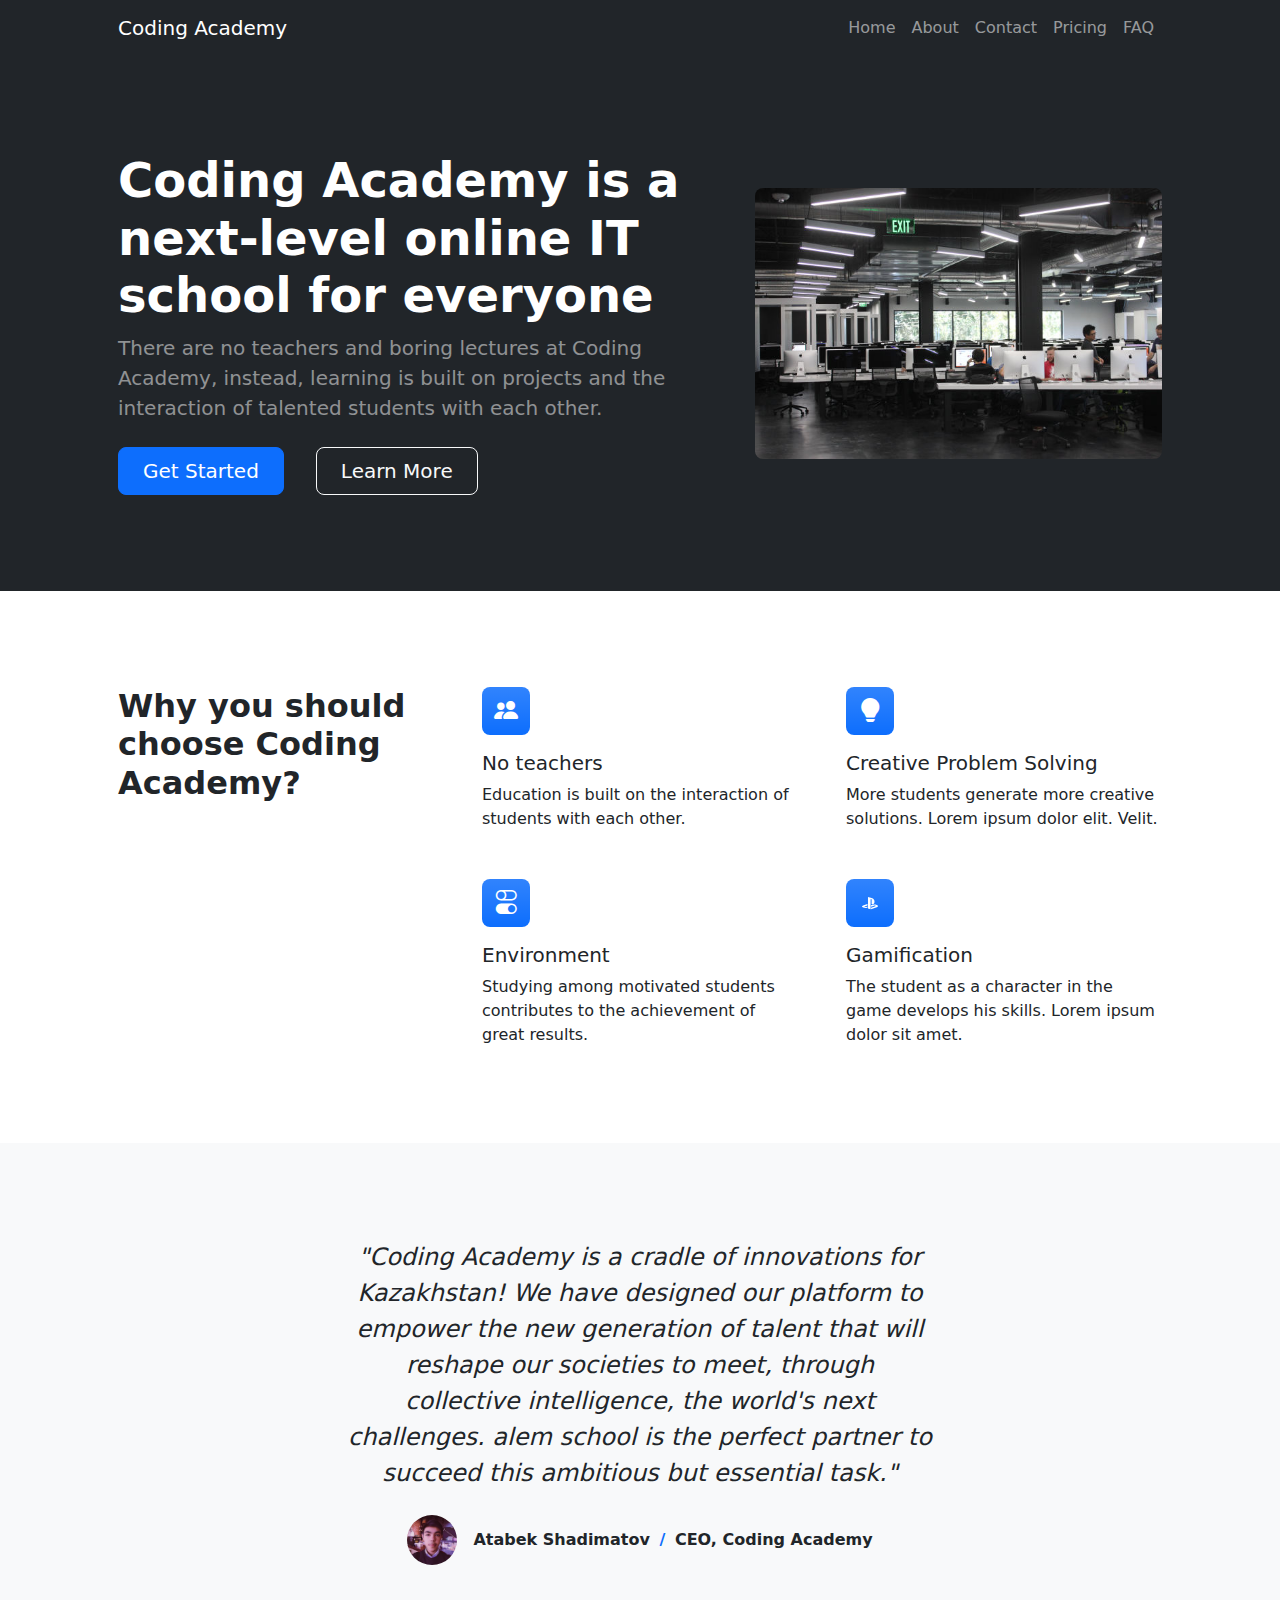
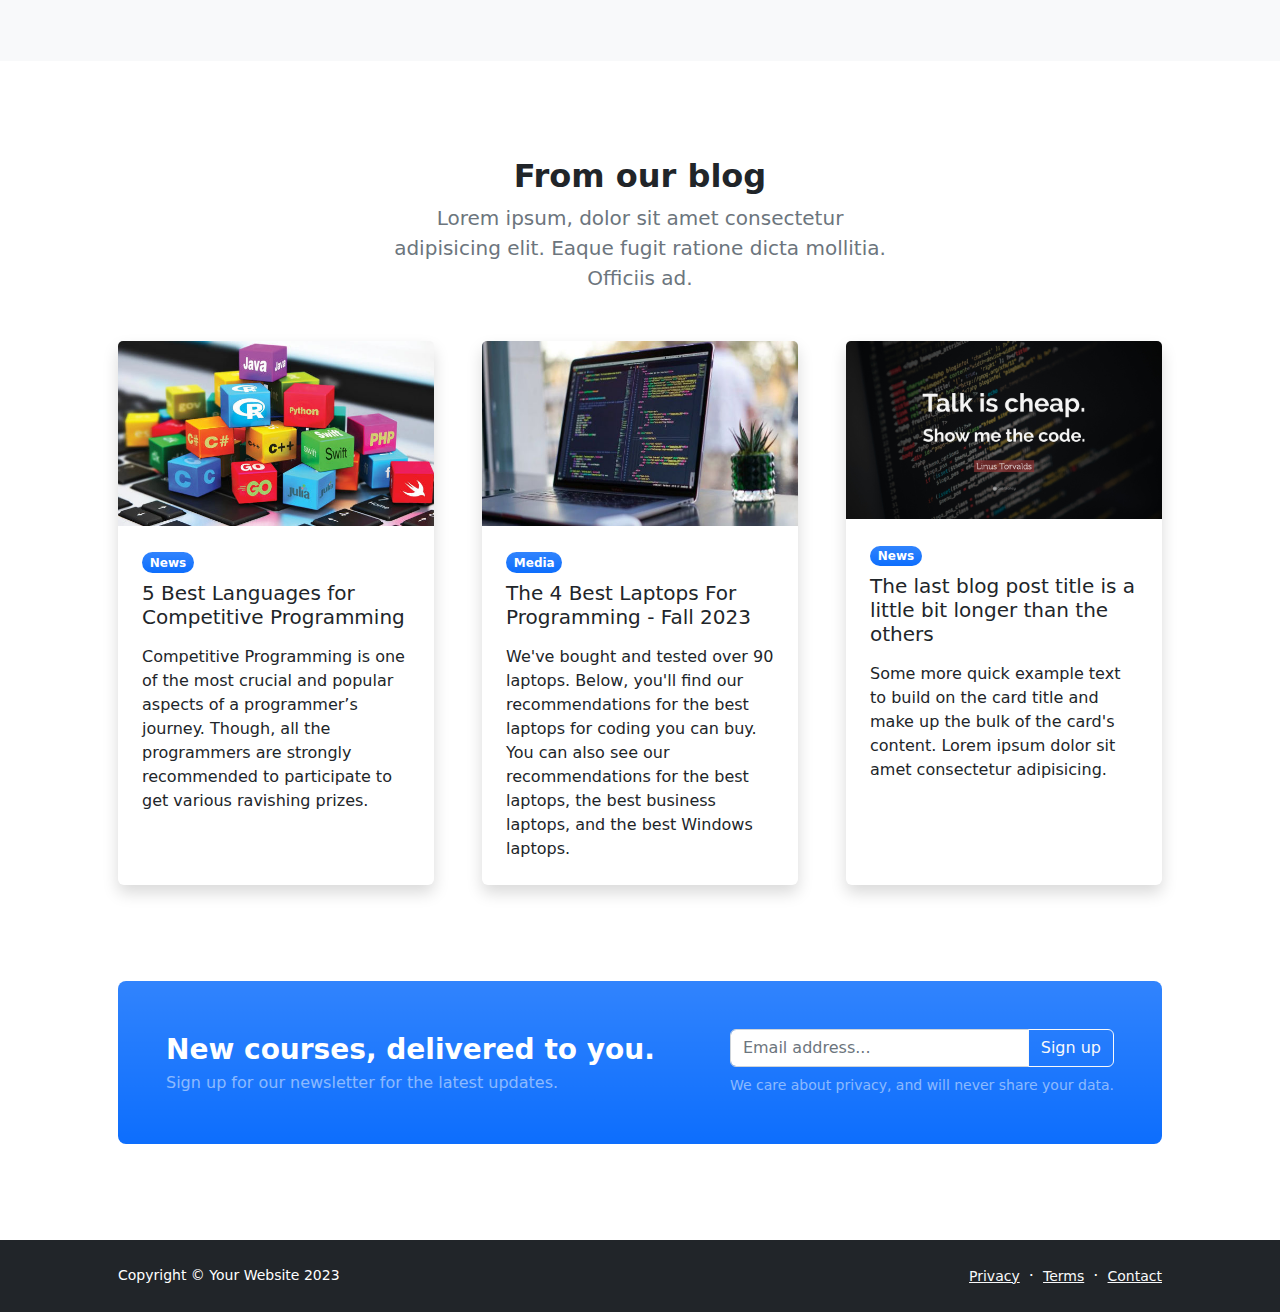
<file: index.html>
<!DOCTYPE html>
<html lang="en">
  <head>
    <meta charset="utf-8" />
    <meta
      name="viewport"
      content="width=device-width, initial-scale=1, shrink-to-fit=no"
    />
    <meta name="description" content="" />
    <meta name="author" content="" />
    <title>Coding Academy</title>
    <!-- Favicon-->
    <link rel="icon" type="image/x-icon" href="img/favicon.ico" />
    <!-- Bootstrap icons-->
    <link
      href="https://cdn.jsdelivr.net/npm/bootstrap-icons@1.5.0/font/bootstrap-icons.css"
      rel="stylesheet"
    />
    <!-- Core theme CSS (includes Bootstrap)-->
    <link href="css/styles.css" rel="stylesheet" />
  </head>
  <body class="d-flex flex-column h-100">
    <main class="flex-shrink-0">
      <!-- Navigation-->
      <nav class="navbar navbar-expand-lg navbar-dark bg-dark">
        <div class="container px-5">
          <a class="navbar-brand" href="index.html">Coding Academy</a>
          <button
            class="navbar-toggler"
            type="button"
            data-bs-toggle="collapse"
            data-bs-target="#navbarSupportedContent"
            aria-controls="navbarSupportedContent"
            aria-expanded="false"
            aria-label="Toggle navigation"
          >
            <span class="navbar-toggler-icon"></span>
          </button>
          <div class="collapse navbar-collapse" id="navbarSupportedContent">
            <ul class="navbar-nav ms-auto mb-2 mb-lg-0">
              <li class="nav-item">
                <a class="nav-link" href="index.html">Home</a>
              </li>
              <li class="nav-item">
                <a class="nav-link" href="about.html">About</a>
              </li>
              <li class="nav-item">
                <a class="nav-link" href="contact.html">Contact</a>
              </li>
              <li class="nav-item">
                <a class="nav-link" href="pricing.html">Pricing</a>
              </li>
              <li class="nav-item">
                <a class="nav-link" href="faq.html">FAQ</a>
              </li>
            </ul>
          </div>
        </div>
      </nav>
      <!-- Header-->
      <header class="bg-dark py-5">
        <div class="container px-5">
          <div class="row gx-5 align-items-center justify-content-center">
            <div class="col-lg-8 col-xl-7 col-xxl-6">
              <div class="my-5 text-center text-xl-start">
                <h1 class="display-5 fw-bolder text-white mb-2">
                  Coding Academy is a next-level online IT school for everyone
                </h1>
                <p class="lead fw-normal text-white-50 mb-4">
                  There are no teachers and boring lectures at Coding Academy,
                  instead, learning is built on projects and the interaction of
                  talented students with each other.
                </p>
                <div
                  class="d-grid gap-3 d-sm-flex justify-content-sm-center justify-content-xl-start"
                >
                  <a
                    class="btn btn-primary btn-lg px-4 me-sm-3"
                    href="#features"
                    >Get Started</a
                  >
                  <a class="btn btn-outline-light btn-lg px-4" href="#!"
                    >Learn More</a
                  >
                </div>
              </div>
            </div>
            <div class="col-xl-5 col-xxl-6 d-none d-xl-block text-center">
              <img
                class="img-fluid rounded-3 my-5"
                src="img/arena_school.jpg"
                alt="..."
              />
            </div>
          </div>
        </div>
      </header>
      <!-- Features section-->
      <section class="py-5" id="features">
        <div class="container px-5 my-5">
          <div class="row gx-5">
            <div class="col-lg-4 mb-5 mb-lg-0">
              <h2 class="fw-bolder mb-0">
                Why you should choose Coding Academy?
              </h2>
            </div>
            <div class="col-lg-8">
              <div class="row gx-5 row-cols-1 row-cols-md-2">
                <div class="col mb-5 h-100">
                  <div
                    class="feature bg-primary bg-gradient text-white rounded-3 mb-3"
                  >
                    <i class="bi bi-people-fill"></i>
                  </div>
                  <h2 class="h5">No teachers</h2>
                  <p class="mb-0">
                    Education is built on the interaction of students with each
                    other.
                  </p>
                </div>
                <div class="col mb-5 h-100">
                  <div
                    class="feature bg-primary bg-gradient text-white rounded-3 mb-3"
                  >
                    <i class="bi bi-lightbulb-fill"></i>
                  </div>
                  <h2 class="h5">Creative Problem Solving</h2>
                  <p class="mb-0">
                    More students generate more creative solutions. Lorem ipsum
                    dolor elit. Velit.
                  </p>
                </div>
                <div class="col mb-5 mb-md-0 h-100">
                  <div
                    class="feature bg-primary bg-gradient text-white rounded-3 mb-3"
                  >
                    <i class="bi bi-toggles"></i>
                  </div>
                  <h2 class="h5">Environment</h2>
                  <p class="mb-0">
                    Studying among motivated students contributes to the
                    achievement of great results.
                  </p>
                </div>
                <div class="col h-100">
                  <div
                    class="feature bg-primary bg-gradient text-white rounded-3 mb-3"
                  >
                    <svg
                      xmlns="http://www.w3.org/2000/svg"
                      width="16"
                      height="16"
                      fill="currentColor"
                      class="bi bi-playstation"
                      viewBox="0 0 16 16"
                    >
                      <path
                        d="M15.858 11.451c-.313.395-1.079.676-1.079.676l-5.696 2.046v-1.509l4.192-1.493c.476-.17.549-.412.162-.538-.386-.127-1.085-.09-1.56.08l-2.794.984v-1.566l.161-.054s.807-.286 1.942-.412c1.135-.125 2.525.017 3.616.43 1.23.39 1.368.962 1.056 1.356ZM9.625 8.883v-3.86c0-.453-.083-.87-.508-.988-.326-.105-.528.198-.528.65v9.664l-2.606-.827V2c1.108.206 2.722.692 3.59.985 2.207.757 2.955 1.7 2.955 3.825 0 2.071-1.278 2.856-2.903 2.072Zm-8.424 3.625C-.061 12.15-.271 11.41.304 10.984c.532-.394 1.436-.69 1.436-.69l3.737-1.33v1.515l-2.69.963c-.474.17-.547.411-.161.538.386.126 1.085.09 1.56-.08l1.29-.469v1.356l-.257.043a8.454 8.454 0 0 1-4.018-.323Z"
                      />
                    </svg>
                  </div>
                  <h2 class="h5">Gamification</h2>
                  <p class="mb-0">
                    The student as a character in the game develops his skills.
                    Lorem ipsum dolor sit amet.
                  </p>
                </div>
              </div>
            </div>
          </div>
        </div>
      </section>
      <!-- Testimonial section-->
      <div class="py-5 bg-light">
        <div class="container px-5 my-5">
          <div class="row gx-5 justify-content-center">
            <div class="col-lg-10 col-xl-7">
              <div class="text-center">
                <div class="fs-4 mb-4 fst-italic">
                  "Coding Academy is a cradle of innovations for Kazakhstan! We
                  have designed our platform to empower the new generation of
                  talent that will reshape our societies to meet, through
                  collective intelligence, the world's next challenges. alem
                  school is the perfect partner to succeed this ambitious but
                  essential task."
                </div>
                <div class="d-flex align-items-center justify-content-center">
                  <img
                    class="rounded-circle me-3"
                    width="50px"
                    src="img/atabek_pic.jpg"
                    alt="..."
                  />
                  <div class="fw-bold">
                    Atabek Shadimatov
                    <span class="fw-bold text-primary mx-1">/</span>
                    CEO, Coding Academy
                  </div>
                </div>
              </div>
            </div>
          </div>
        </div>
      </div>
      <!-- Blog preview section-->
      <section class="py-5">
        <div class="container px-5 my-5">
          <div class="row gx-5 justify-content-center">
            <div class="col-lg-8 col-xl-6">
              <div class="text-center">
                <h2 class="fw-bolder">From our blog</h2>
                <p class="lead fw-normal text-muted mb-5">
                  Lorem ipsum, dolor sit amet consectetur adipisicing elit.
                  Eaque fugit ratione dicta mollitia. Officiis ad.
                </p>
              </div>
            </div>
          </div>
          <div class="row gx-5">
            <div class="col-lg-4 mb-5">
              <div class="card h-100 shadow border-0">
                <img
                  class="card-img-top"
                  src="img/programming_languages.jpg"
                  alt="..."
                />
                <div class="card-body p-4">
                  <div class="badge bg-primary bg-gradient rounded-pill mb-2">
                    News
                  </div>
                  <a
                    class="text-decoration-none link-dark stretched-link"
                    href="#!"
                    ><h5 class="card-title mb-3">
                      5 Best Languages for Competitive Programming
                    </h5></a
                  >
                  <p class="card-text mb-0">
                    Competitive Programming is one of the most crucial and
                    popular aspects of a programmer’s journey. Though, all the
                    programmers are strongly recommended to participate to get
                    various ravishing prizes.
                  </p>
                </div>
              </div>
            </div>
            <div class="col-lg-4 mb-5">
              <div class="card h-100 shadow border-0">
                <img
                  class="card-img-top"
                  src="img/programming-coding-laptops.jpg"
                  alt="..."
                />
                <div class="card-body p-4">
                  <div class="badge bg-primary bg-gradient rounded-pill mb-2">
                    Media
                  </div>
                  <a
                    class="text-decoration-none link-dark stretched-link"
                    href="#!"
                    ><h5 class="card-title mb-3">
                      The 4 Best Laptops For Programming - Fall 2023
                    </h5></a
                  >
                  <p class="card-text mb-0">
                    We've bought and tested over 90 laptops. Below, you'll find
                    our recommendations for the best laptops for coding you can
                    buy. You can also see our recommendations for the best
                    laptops, the best business laptops, and the best Windows
                    laptops.
                  </p>
                </div>
              </div>
            </div>
            <div class="col-lg-4 mb-5">
              <div class="card h-100 shadow border-0">
                <img
                  class="card-img-top"
                  width="350"
                  src="img/linus-torwalds.jpg"
                  alt="..."
                />
                <div class="card-body p-4">
                  <div class="badge bg-primary bg-gradient rounded-pill mb-2">
                    News
                  </div>
                  <a
                    class="text-decoration-none link-dark stretched-link"
                    href="#!"
                    ><h5 class="card-title mb-3">
                      The last blog post title is a little bit longer than the
                      others
                    </h5></a
                  >
                  <p class="card-text mb-0">
                    Some more quick example text to build on the card title and
                    make up the bulk of the card's content. Lorem ipsum dolor
                    sit amet consectetur adipisicing.
                  </p>
                </div>
              </div>
            </div>
          </div>
          <!-- Call to action-->
          <aside class="bg-primary bg-gradient rounded-3 p-4 p-sm-5 mt-5">
            <div
              class="d-flex align-items-center justify-content-between flex-column flex-xl-row text-center text-xl-start"
            >
              <div class="mb-4 mb-xl-0">
                <div class="fs-3 fw-bold text-white">
                  New courses, delivered to you.
                </div>
                <div class="text-white-50">
                  Sign up for our newsletter for the latest updates.
                </div>
              </div>
              <div class="ms-xl-4">
                <div class="input-group mb-2">
                  <input
                    class="form-control"
                    type="text"
                    placeholder="Email address..."
                    aria-label="Email address..."
                    aria-describedby="button-newsletter"
                  />
                  <button
                    class="btn btn-outline-light"
                    id="button-newsletter"
                    type="button"
                  >
                    Sign up
                  </button>
                </div>
                <div class="small text-white-50">
                  We care about privacy, and will never share your data.
                </div>
              </div>
            </div>
          </aside>
        </div>
      </section>
    </main>
    <!-- Footer-->
    <footer class="bg-dark py-4 mt-auto">
      <div class="container px-5">
        <div
          class="row align-items-center justify-content-between flex-column flex-sm-row"
        >
          <div class="col-auto">
            <div class="small m-0 text-white">
              Copyright &copy; Your Website 2023
            </div>
          </div>
          <div class="col-auto">
            <a class="link-light small" href="#!">Privacy</a>
            <span class="text-white mx-1">&middot;</span>
            <a class="link-light small" href="#!">Terms</a>
            <span class="text-white mx-1">&middot;</span>
            <a class="link-light small" href="#!">Contact</a>
          </div>
        </div>
      </div>
    </footer>
    <!-- Bootstrap core JS-->
    <script src="https://cdn.jsdelivr.net/npm/bootstrap@5.2.3/dist/js/bootstrap.bundle.min.js"></script>
    <!-- Core theme JS-->
    <script src="js/scripts.js"></script>
  </body>
</html>
</file>
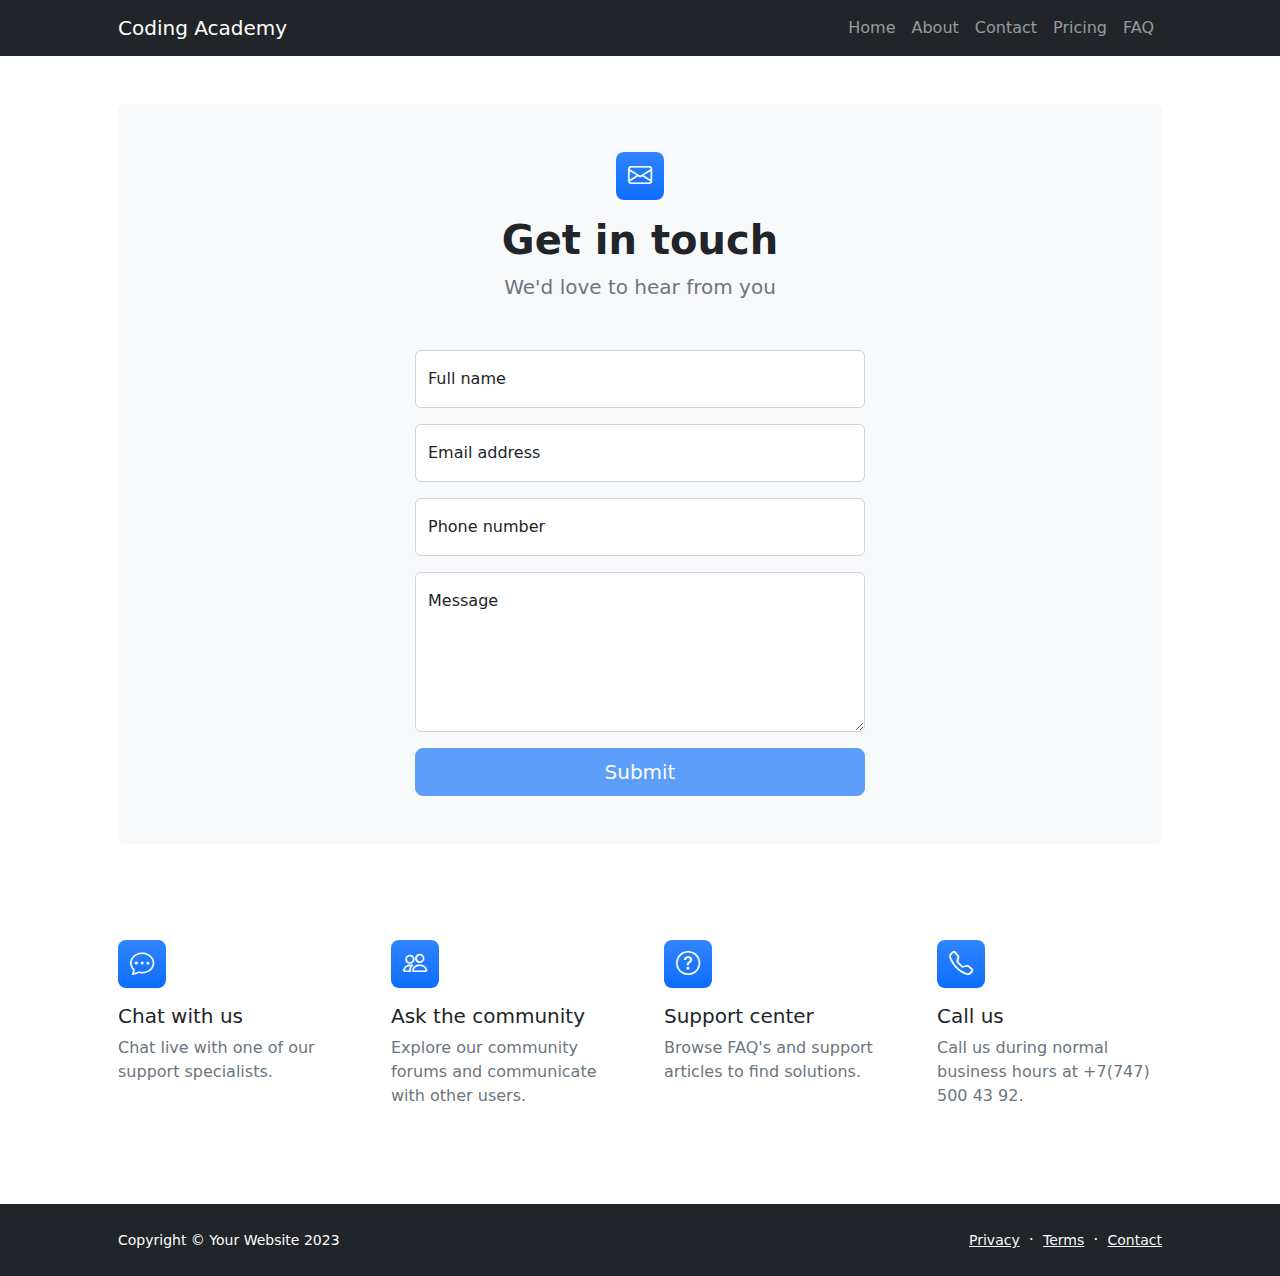
<file: contact.html>
<!DOCTYPE html>
<html lang="en">
  <head>
    <meta charset="utf-8" />
    <meta
      name="viewport"
      content="width=device-width, initial-scale=1, shrink-to-fit=no"
    />
    <meta name="description" content />
    <meta name="author" content />
    <title>Contact - Coding Academy Template</title>
    <!-- Favicon-->
    <link rel="icon" type="image/x-icon" href="img/favicon.ico" />
    <!-- Bootstrap icons-->
    <link
      href="https://cdn.jsdelivr.net/npm/bootstrap-icons@1.5.0/font/bootstrap-icons.css"
      rel="stylesheet"
    />
    <!-- Core theme CSS (includes Bootstrap)-->
    <link href="css/styles.css" rel="stylesheet" />
  </head>
  <body class="d-flex flex-column">
    <main class="flex-shrink-0">
      <!-- Navigation-->
      <nav class="navbar navbar-expand-lg navbar-dark bg-dark">
        <div class="container px-5">
          <a class="navbar-brand" href="index.html">Coding Academy</a>
          <button
            class="navbar-toggler"
            type="button"
            data-bs-toggle="collapse"
            data-bs-target="#navbarSupportedContent"
            aria-controls="navbarSupportedContent"
            aria-expanded="false"
            aria-label="Toggle navigation"
          >
            <span class="navbar-toggler-icon"></span>
          </button>
          <div class="collapse navbar-collapse" id="navbarSupportedContent">
            <ul class="navbar-nav ms-auto mb-2 mb-lg-0">
              <li class="nav-item">
                <a class="nav-link" href="index.html">Home</a>
              </li>
              <li class="nav-item">
                <a class="nav-link" href="about.html">About</a>
              </li>
              <li class="nav-item">
                <a class="nav-link" href="contact.html">Contact</a>
              </li>
              <li class="nav-item">
                <a class="nav-link" href="pricing.html">Pricing</a>
              </li>
              <li class="nav-item">
                <a class="nav-link" href="faq.html">FAQ</a>
              </li>
            </ul>
          </div>
        </div>
      </nav>
      <!-- Page content-->
      <section class="py-5">
        <div class="container px-5">
          <!-- Contact form-->
          <div class="bg-light rounded-3 py-5 px-4 px-md-5 mb-5">
            <div class="text-center mb-5">
              <div
                class="feature bg-primary bg-gradient text-white rounded-3 mb-3"
              >
                <i class="bi bi-envelope"></i>
              </div>
              <h1 class="fw-bolder">Get in touch</h1>
              <p class="lead fw-normal text-muted mb-0">
                We'd love to hear from you
              </p>
            </div>
            <div class="row gx-5 justify-content-center">
              <div class="col-lg-8 col-xl-6">
                <!-- * * * * * * * * * * * * * * *-->
                <!-- * * SB Forms Contact Form * *-->
                <!-- * * * * * * * * * * * * * * *-->
                <!-- This form is pre-integrated with SB Forms.-->
                <!-- To make this form functional, sign up at-->
                <!-- https://startbootstrap.com/solution/contact-forms-->
                <!-- to get an API token!-->
                <form id="contactForm" data-sb-form-api-token="API_TOKEN">
                  <!-- Name input-->
                  <div class="form-floating mb-3">
                    <input
                      class="form-control"
                      id="name"
                      type="text"
                      placeholder="Enter your name..."
                      data-sb-validations="required"
                    />
                    <label for="name">Full name</label>
                    <div
                      class="invalid-feedback"
                      data-sb-feedback="name:required"
                    >
                      A name is required.
                    </div>
                  </div>
                  <!-- Email address input-->
                  <div class="form-floating mb-3">
                    <input
                      class="form-control"
                      id="email"
                      type="email"
                      placeholder="name@example.com"
                      data-sb-validations="required,email"
                    />
                    <label for="email">Email address</label>
                    <div
                      class="invalid-feedback"
                      data-sb-feedback="email:required"
                    >
                      An email is required.
                    </div>
                    <div
                      class="invalid-feedback"
                      data-sb-feedback="email:email"
                    >
                      Email is not valid.
                    </div>
                  </div>
                  <!-- Phone number input-->
                  <div class="form-floating mb-3">
                    <input
                      class="form-control"
                      id="phone"
                      type="tel"
                      placeholder="(123) 456-7890"
                      data-sb-validations="required"
                    />
                    <label for="phone">Phone number</label>
                    <div
                      class="invalid-feedback"
                      data-sb-feedback="phone:required"
                    >
                      A phone number is required.
                    </div>
                  </div>
                  <!-- Message input-->
                  <div class="form-floating mb-3">
                    <textarea
                      class="form-control"
                      id="message"
                      type="text"
                      placeholder="Enter your message here..."
                      style="height: 10rem"
                      data-sb-validations="required"
                    ></textarea>
                    <label for="message">Message</label>
                    <div
                      class="invalid-feedback"
                      data-sb-feedback="message:required"
                    >
                      A message is required.
                    </div>
                  </div>
                  <!-- Submit success message-->
                  <!---->
                  <!-- This is what your users will see when the form-->
                  <!-- has successfully submitted-->
                  <div class="d-none" id="submitSuccessMessage">
                    <div class="text-center mb-3">
                      <div class="fw-bolder">Form submission successful!</div>
                      To activate this form, sign up at
                      <br />
                      <a
                        href="https://startbootstrap.com/solution/contact-forms"
                        >https://startbootstrap.com/solution/contact-forms</a
                      >
                    </div>
                  </div>
                  <!-- Submit error message-->
                  <!---->
                  <!-- This is what your users will see when there is-->
                  <!-- an error submitting the form-->
                  <div class="d-none" id="submitErrorMessage">
                    <div class="text-center text-danger mb-3">
                      Error sending message!
                    </div>
                  </div>
                  <!-- Submit Button-->
                  <div class="d-grid">
                    <button
                      class="btn btn-primary btn-lg disabled"
                      id="submitButton"
                      type="submit"
                    >
                      Submit
                    </button>
                  </div>
                </form>
              </div>
            </div>
          </div>
          <!-- Contact cards-->
          <div class="row gx-5 row-cols-2 row-cols-lg-4 py-5">
            <div class="col">
              <div
                class="feature bg-primary bg-gradient text-white rounded-3 mb-3"
              >
                <i class="bi bi-chat-dots"></i>
              </div>
              <div class="h5 mb-2">Chat with us</div>
              <p class="text-muted mb-0">
                Chat live with one of our support specialists.
              </p>
            </div>
            <div class="col">
              <div
                class="feature bg-primary bg-gradient text-white rounded-3 mb-3"
              >
                <i class="bi bi-people"></i>
              </div>
              <div class="h5">Ask the community</div>
              <p class="text-muted mb-0">
                Explore our community forums and communicate with other users.
              </p>
            </div>
            <div class="col">
              <div
                class="feature bg-primary bg-gradient text-white rounded-3 mb-3"
              >
                <i class="bi bi-question-circle"></i>
              </div>
              <div class="h5">Support center</div>
              <p class="text-muted mb-0">
                Browse FAQ's and support articles to find solutions.
              </p>
            </div>
            <div class="col">
              <div
                class="feature bg-primary bg-gradient text-white rounded-3 mb-3"
              >
                <i class="bi bi-telephone"></i>
              </div>
              <div class="h5">Call us</div>
              <p class="text-muted mb-0">
                Call us during normal business hours at +7(747) 500 43 92.
              </p>
            </div>
          </div>
        </div>
      </section>
    </main>
    <!-- Footer-->
    <footer class="bg-dark py-4 mt-auto">
      <div class="container px-5">
        <div
          class="row align-items-center justify-content-between flex-column flex-sm-row"
        >
          <div class="col-auto">
            <div class="small m-0 text-white">
              Copyright &copy; Your Website 2023
            </div>
          </div>
          <div class="col-auto">
            <a class="link-light small" href="#!">Privacy</a>
            <span class="text-white mx-1">&middot;</span>
            <a class="link-light small" href="#!">Terms</a>
            <span class="text-white mx-1">&middot;</span>
            <a class="link-light small" href="#!">Contact</a>
          </div>
        </div>
      </div>
    </footer>
    <!-- Bootstrap core JS-->
    <script src="https://cdn.jsdelivr.net/npm/bootstrap@5.2.3/dist/js/bootstrap.bundle.min.js"></script>
    <!-- Core theme JS-->
    <script src="js/scripts.js"></script>
    <script src="https://cdn.startbootstrap.com/sb-forms-latest.js"></script>
  </body>
</html>
</file>
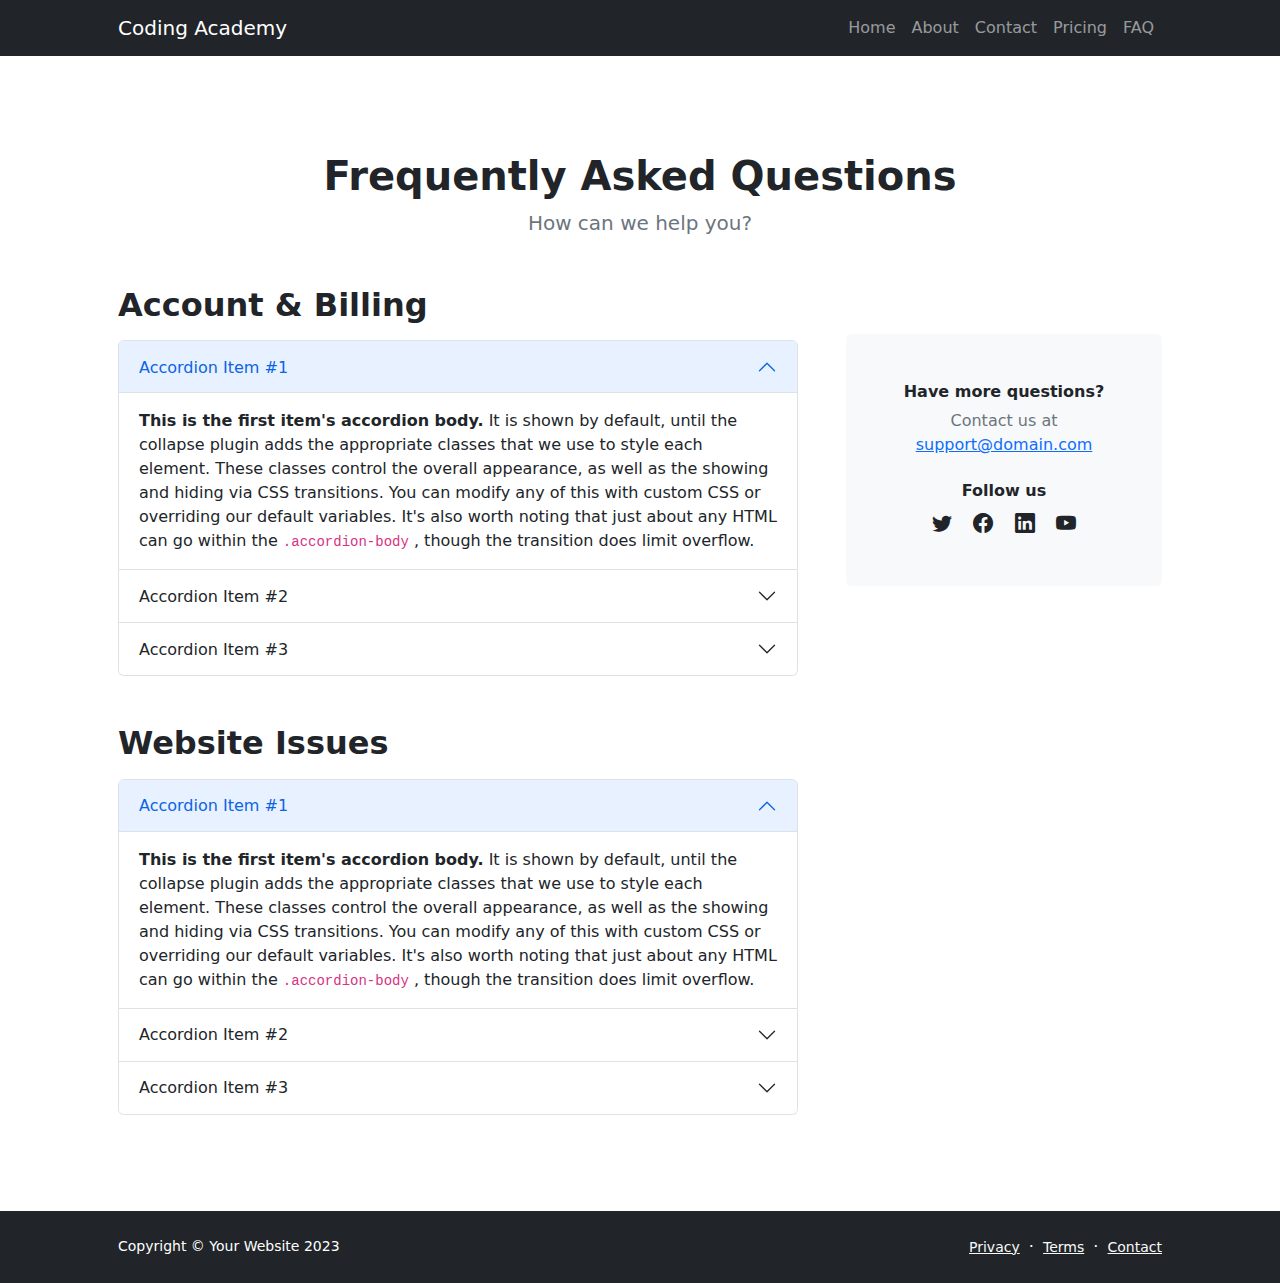
<file: faq.html>
<!DOCTYPE html>
<html lang="en">
  <head>
    <meta charset="utf-8" />
    <meta
      name="viewport"
      content="width=device-width, initial-scale=1, shrink-to-fit=no"
    />
    <meta name="description" content="" />
    <meta name="author" content="" />
    <title>FAQ - Coding Academy Template</title>
    <!-- Favicon-->
    <link rel="icon" type="image/x-icon" href="img/favicon.ico" />
    <!-- Bootstrap icons-->
    <link
      href="https://cdn.jsdelivr.net/npm/bootstrap-icons@1.5.0/font/bootstrap-icons.css"
      rel="stylesheet"
    />
    <!-- Core theme CSS (includes Bootstrap)-->
    <link href="css/styles.css" rel="stylesheet" />
  </head>
  <body class="d-flex flex-column h-100">
    <main class="flex-shrink-0">
      <!-- Navigation-->
      <nav class="navbar navbar-expand-lg navbar-dark bg-dark">
        <div class="container px-5">
          <a class="navbar-brand" href="index.html">Coding Academy</a>
          <button
            class="navbar-toggler"
            type="button"
            data-bs-toggle="collapse"
            data-bs-target="#navbarSupportedContent"
            aria-controls="navbarSupportedContent"
            aria-expanded="false"
            aria-label="Toggle navigation"
          >
            <span class="navbar-toggler-icon"></span>
          </button>
          <div class="collapse navbar-collapse" id="navbarSupportedContent">
            <ul class="navbar-nav ms-auto mb-2 mb-lg-0">
              <li class="nav-item">
                <a class="nav-link" href="index.html">Home</a>
              </li>
              <li class="nav-item">
                <a class="nav-link" href="about.html">About</a>
              </li>
              <li class="nav-item">
                <a class="nav-link" href="contact.html">Contact</a>
              </li>
              <li class="nav-item">
                <a class="nav-link" href="pricing.html">Pricing</a>
              </li>
              <li class="nav-item">
                <a class="nav-link" href="faq.html">FAQ</a>
              </li>
            </ul>
          </div>
        </div>
      </nav>
      <!-- Page Content-->
      <section class="py-5">
        <div class="container px-5 my-5">
          <div class="text-center mb-5">
            <h1 class="fw-bolder">Frequently Asked Questions</h1>
            <p class="lead fw-normal text-muted mb-0">How can we help you?</p>
          </div>
          <div class="row gx-5">
            <div class="col-xl-8">
              <!-- FAQ Accordion 1-->
              <h2 class="fw-bolder mb-3">Account &amp; Billing</h2>
              <div class="accordion mb-5" id="accordionExample">
                <div class="accordion-item">
                  <h3 class="accordion-header" id="headingOne">
                    <button
                      class="accordion-button"
                      type="button"
                      data-bs-toggle="collapse"
                      data-bs-target="#collapseOne"
                      aria-expanded="true"
                      aria-controls="collapseOne"
                    >
                      Accordion Item #1
                    </button>
                  </h3>
                  <div
                    class="accordion-collapse collapse show"
                    id="collapseOne"
                    aria-labelledby="headingOne"
                    data-bs-parent="#accordionExample"
                  >
                    <div class="accordion-body">
                      <strong>This is the first item's accordion body.</strong>
                      It is shown by default, until the collapse plugin adds the
                      appropriate classes that we use to style each element.
                      These classes control the overall appearance, as well as
                      the showing and hiding via CSS transitions. You can modify
                      any of this with custom CSS or overriding our default
                      variables. It's also worth noting that just about any HTML
                      can go within the
                      <code>.accordion-body</code>
                      , though the transition does limit overflow.
                    </div>
                  </div>
                </div>
                <div class="accordion-item">
                  <h3 class="accordion-header" id="headingTwo">
                    <button
                      class="accordion-button collapsed"
                      type="button"
                      data-bs-toggle="collapse"
                      data-bs-target="#collapseTwo"
                      aria-expanded="false"
                      aria-controls="collapseTwo"
                    >
                      Accordion Item #2
                    </button>
                  </h3>
                  <div
                    class="accordion-collapse collapse"
                    id="collapseTwo"
                    aria-labelledby="headingTwo"
                    data-bs-parent="#accordionExample"
                  >
                    <div class="accordion-body">
                      <strong>This is the second item's accordion body.</strong>
                      It is hidden by default, until the collapse plugin adds
                      the appropriate classes that we use to style each element.
                      These classes control the overall appearance, as well as
                      the showing and hiding via CSS transitions. You can modify
                      any of this with custom CSS or overriding our default
                      variables. It's also worth noting that just about any HTML
                      can go within the
                      <code>.accordion-body</code>
                      , though the transition does limit overflow.
                    </div>
                  </div>
                </div>
                <div class="accordion-item">
                  <h3 class="accordion-header" id="headingThree">
                    <button
                      class="accordion-button collapsed"
                      type="button"
                      data-bs-toggle="collapse"
                      data-bs-target="#collapseThree"
                      aria-expanded="false"
                      aria-controls="collapseThree"
                    >
                      Accordion Item #3
                    </button>
                  </h3>
                  <div
                    class="accordion-collapse collapse"
                    id="collapseThree"
                    aria-labelledby="headingThree"
                    data-bs-parent="#accordionExample"
                  >
                    <div class="accordion-body">
                      <strong>This is the third item's accordion body.</strong>
                      It is hidden by default, until the collapse plugin adds
                      the appropriate classes that we use to style each element.
                      These classes control the overall appearance, as well as
                      the showing and hiding via CSS transitions. You can modify
                      any of this with custom CSS or overriding our default
                      variables. It's also worth noting that just about any HTML
                      can go within the
                      <code>.accordion-body</code>
                      , though the transition does limit overflow.
                    </div>
                  </div>
                </div>
              </div>
              <!-- FAQ Accordion 2-->
              <h2 class="fw-bolder mb-3">Website Issues</h2>
              <div class="accordion mb-5 mb-xl-0" id="accordionExample2">
                <div class="accordion-item">
                  <h3 class="accordion-header" id="headingOne">
                    <button
                      class="accordion-button"
                      type="button"
                      data-bs-toggle="collapse"
                      data-bs-target="#collapseOne2"
                      aria-expanded="true"
                      aria-controls="collapseOne2"
                    >
                      Accordion Item #1
                    </button>
                  </h3>
                  <div
                    class="accordion-collapse collapse show"
                    id="collapseOne2"
                    aria-labelledby="headingOne"
                    data-bs-parent="#accordionExample2"
                  >
                    <div class="accordion-body">
                      <strong>This is the first item's accordion body.</strong>
                      It is shown by default, until the collapse plugin adds the
                      appropriate classes that we use to style each element.
                      These classes control the overall appearance, as well as
                      the showing and hiding via CSS transitions. You can modify
                      any of this with custom CSS or overriding our default
                      variables. It's also worth noting that just about any HTML
                      can go within the
                      <code>.accordion-body</code>
                      , though the transition does limit overflow.
                    </div>
                  </div>
                </div>
                <div class="accordion-item">
                  <h3 class="accordion-header" id="headingTwo">
                    <button
                      class="accordion-button collapsed"
                      type="button"
                      data-bs-toggle="collapse"
                      data-bs-target="#collapseTwo2"
                      aria-expanded="false"
                      aria-controls="collapseTwo2"
                    >
                      Accordion Item #2
                    </button>
                  </h3>
                  <div
                    class="accordion-collapse collapse"
                    id="collapseTwo2"
                    aria-labelledby="headingTwo"
                    data-bs-parent="#accordionExample2"
                  >
                    <div class="accordion-body">
                      <strong>This is the second item's accordion body.</strong>
                      It is hidden by default, until the collapse plugin adds
                      the appropriate classes that we use to style each element.
                      These classes control the overall appearance, as well as
                      the showing and hiding via CSS transitions. You can modify
                      any of this with custom CSS or overriding our default
                      variables. It's also worth noting that just about any HTML
                      can go within the
                      <code>.accordion-body</code>
                      , though the transition does limit overflow.
                    </div>
                  </div>
                </div>
                <div class="accordion-item">
                  <h3 class="accordion-header" id="headingThree">
                    <button
                      class="accordion-button collapsed"
                      type="button"
                      data-bs-toggle="collapse"
                      data-bs-target="#collapseThree2"
                      aria-expanded="false"
                      aria-controls="collapseThree2"
                    >
                      Accordion Item #3
                    </button>
                  </h3>
                  <div
                    class="accordion-collapse collapse"
                    id="collapseThree2"
                    aria-labelledby="headingThree"
                    data-bs-parent="#accordionExample2"
                  >
                    <div class="accordion-body">
                      <strong>This is the third item's accordion body.</strong>
                      It is hidden by default, until the collapse plugin adds
                      the appropriate classes that we use to style each element.
                      These classes control the overall appearance, as well as
                      the showing and hiding via CSS transitions. You can modify
                      any of this with custom CSS or overriding our default
                      variables. It's also worth noting that just about any HTML
                      can go within the
                      <code>.accordion-body</code>
                      , though the transition does limit overflow.
                    </div>
                  </div>
                </div>
              </div>
            </div>
            <div class="col-xl-4">
              <div class="card border-0 bg-light mt-xl-5">
                <div class="card-body p-4 py-lg-5">
                  <div class="d-flex align-items-center justify-content-center">
                    <div class="text-center">
                      <div class="h6 fw-bolder">Have more questions?</div>
                      <p class="text-muted mb-4">
                        Contact us at
                        <br />
                        <a href="#!">support@domain.com</a>
                      </p>
                      <div class="h6 fw-bolder">Follow us</div>
                      <a class="fs-5 px-2 link-dark" href="#!"
                        ><i class="bi-twitter"></i
                      ></a>
                      <a class="fs-5 px-2 link-dark" href="#!"
                        ><i class="bi-facebook"></i
                      ></a>
                      <a class="fs-5 px-2 link-dark" href="#!"
                        ><i class="bi-linkedin"></i
                      ></a>
                      <a class="fs-5 px-2 link-dark" href="#!"
                        ><i class="bi-youtube"></i
                      ></a>
                    </div>
                  </div>
                </div>
              </div>
            </div>
          </div>
        </div>
      </section>
    </main>
    <!-- Footer-->
    <footer class="bg-dark py-4 mt-auto">
      <div class="container px-5">
        <div
          class="row align-items-center justify-content-between flex-column flex-sm-row"
        >
          <div class="col-auto">
            <div class="small m-0 text-white">
              Copyright &copy; Your Website 2023
            </div>
          </div>
          <div class="col-auto">
            <a class="link-light small" href="#!">Privacy</a>
            <span class="text-white mx-1">&middot;</span>
            <a class="link-light small" href="#!">Terms</a>
            <span class="text-white mx-1">&middot;</span>
            <a class="link-light small" href="#!">Contact</a>
          </div>
        </div>
      </div>
    </footer>
    <!-- Bootstrap core JS-->
    <script src="https://cdn.jsdelivr.net/npm/bootstrap@5.2.3/dist/js/bootstrap.bundle.min.js"></script>
    <!-- Core theme JS-->
    <script src="js/scripts.js"></script>
  </body>
</html>
</file>
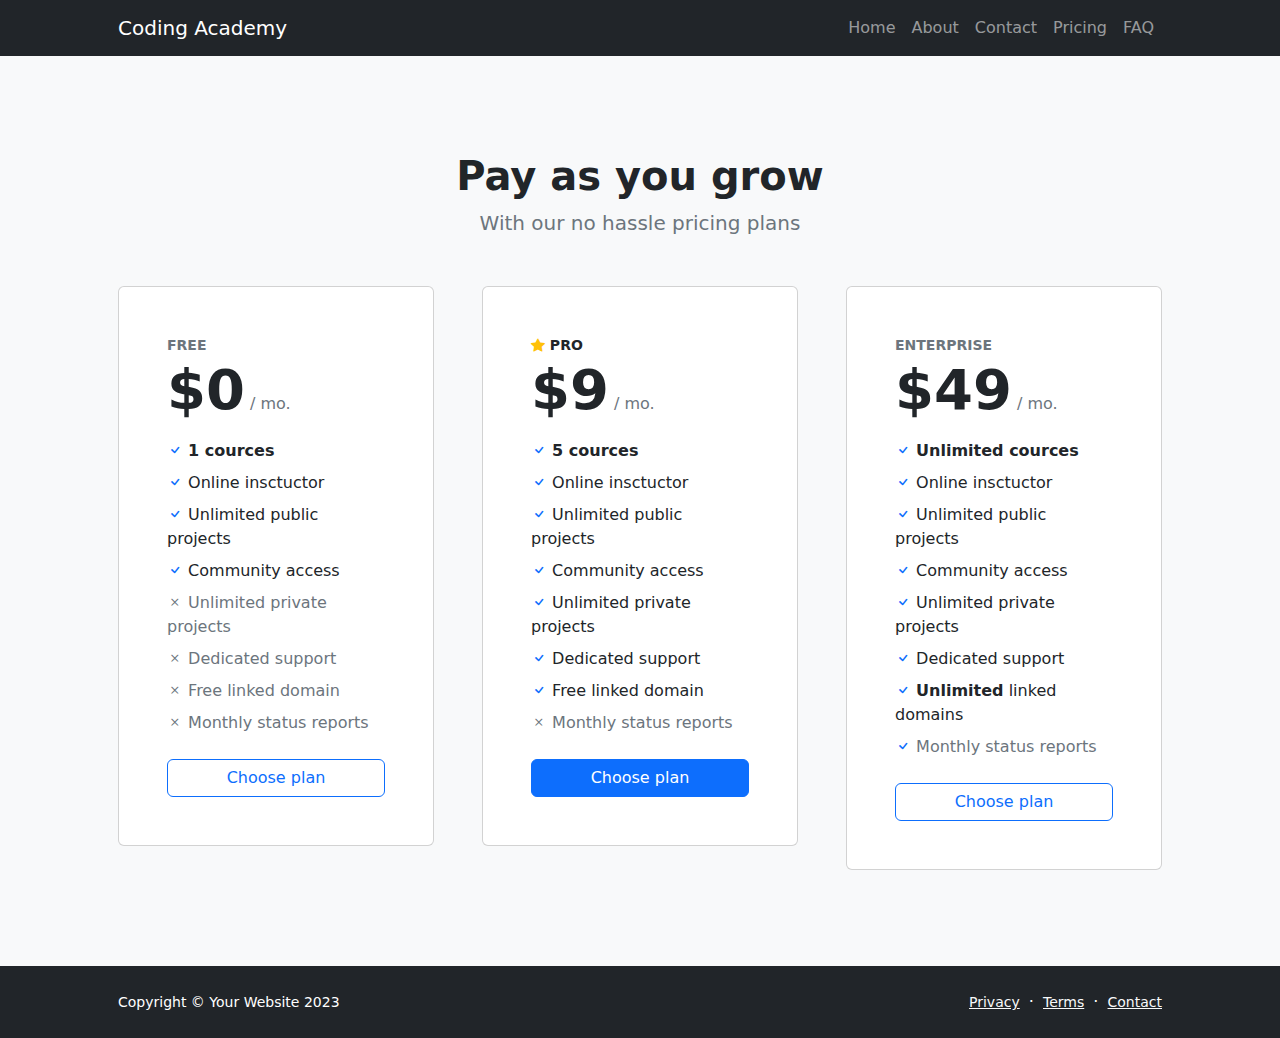
<file: pricing.html>
<!DOCTYPE html>
<html lang="en">
  <head>
    <meta charset="utf-8" />
    <meta
      name="viewport"
      content="width=device-width, initial-scale=1, shrink-to-fit=no"
    />
    <meta name="description" content="" />
    <meta name="author" content="" />
    <title>Pricing - Coding Academy Template</title>
    <!-- Favicon-->
    <link rel="icon" type="image/x-icon" href="img/favicon.ico" />
    <!-- Bootstrap icons-->
    <link
      href="https://cdn.jsdelivr.net/npm/bootstrap-icons@1.5.0/font/bootstrap-icons.css"
      rel="stylesheet"
    />
    <!-- Core theme CSS (includes Bootstrap)-->
    <link href="css/styles.css" rel="stylesheet" />
  </head>
  <body class="d-flex flex-column">
    <main class="flex-shrink-0">
      <!-- Navigation-->
      <nav class="navbar navbar-expand-lg navbar-dark bg-dark">
        <div class="container px-5">
          <a class="navbar-brand" href="index.html">Coding Academy</a>
          <button
            class="navbar-toggler"
            type="button"
            data-bs-toggle="collapse"
            data-bs-target="#navbarSupportedContent"
            aria-controls="navbarSupportedContent"
            aria-expanded="false"
            aria-label="Toggle navigation"
          >
            <span class="navbar-toggler-icon"></span>
          </button>
          <div class="collapse navbar-collapse" id="navbarSupportedContent">
            <ul class="navbar-nav ms-auto mb-2 mb-lg-0">
              <li class="nav-item">
                <a class="nav-link" href="index.html">Home</a>
              </li>
              <li class="nav-item">
                <a class="nav-link" href="about.html">About</a>
              </li>
              <li class="nav-item">
                <a class="nav-link" href="contact.html">Contact</a>
              </li>
              <li class="nav-item">
                <a class="nav-link" href="pricing.html">Pricing</a>
              </li>
              <li class="nav-item">
                <a class="nav-link" href="faq.html">FAQ</a>
              </li>
            </ul>
          </div>
        </div>
      </nav>
      <!-- Pricing section-->
      <section class="bg-light py-5">
        <div class="container px-5 my-5">
          <div class="text-center mb-5">
            <h1 class="fw-bolder">Pay as you grow</h1>
            <p class="lead fw-normal text-muted mb-0">
              With our no hassle pricing plans
            </p>
          </div>
          <div class="row gx-5 justify-content-center">
            <!-- Pricing card free-->
            <div class="col-lg-6 col-xl-4">
              <div class="card mb-5 mb-xl-0">
                <div class="card-body p-5">
                  <div class="small text-uppercase fw-bold text-muted">
                    Free
                  </div>
                  <div class="mb-3">
                    <span class="display-4 fw-bold">$0</span>
                    <span class="text-muted">/ mo.</span>
                  </div>
                  <ul class="list-unstyled mb-4">
                    <li class="mb-2">
                      <i class="bi bi-check text-primary"></i>
                      <strong>1 cources</strong>
                    </li>
                    <li class="mb-2">
                      <i class="bi bi-check text-primary"></i>
                      Online insctuctor
                    </li>
                    <li class="mb-2">
                      <i class="bi bi-check text-primary"></i>
                      Unlimited public projects
                    </li>
                    <li class="mb-2">
                      <i class="bi bi-check text-primary"></i>
                      Community access
                    </li>
                    <li class="mb-2 text-muted">
                      <i class="bi bi-x"></i>
                      Unlimited private projects
                    </li>
                    <li class="mb-2 text-muted">
                      <i class="bi bi-x"></i>
                      Dedicated support
                    </li>
                    <li class="mb-2 text-muted">
                      <i class="bi bi-x"></i>
                      Free linked domain
                    </li>
                    <li class="text-muted">
                      <i class="bi bi-x"></i>
                      Monthly status reports
                    </li>
                  </ul>
                  <div class="d-grid">
                    <a class="btn btn-outline-primary" href="#!">Choose plan</a>
                  </div>
                </div>
              </div>
            </div>
            <!-- Pricing card pro-->
            <div class="col-lg-6 col-xl-4">
              <div class="card mb-5 mb-xl-0">
                <div class="card-body p-5">
                  <div class="small text-uppercase fw-bold">
                    <i class="bi bi-star-fill text-warning"></i>
                    Pro
                  </div>
                  <div class="mb-3">
                    <span class="display-4 fw-bold">$9</span>
                    <span class="text-muted">/ mo.</span>
                  </div>
                  <ul class="list-unstyled mb-4">
                    <li class="mb-2">
                      <i class="bi bi-check text-primary"></i>
                      <strong>5 cources</strong>
                    </li>
                    <li class="mb-2">
                      <i class="bi bi-check text-primary"></i>
                      Online insctuctor
                    </li>
                    <li class="mb-2">
                      <i class="bi bi-check text-primary"></i>
                      Unlimited public projects
                    </li>
                    <li class="mb-2">
                      <i class="bi bi-check text-primary"></i>
                      Community access
                    </li>
                    <li class="mb-2">
                      <i class="bi bi-check text-primary"></i>
                      Unlimited private projects
                    </li>
                    <li class="mb-2">
                      <i class="bi bi-check text-primary"></i>
                      Dedicated support
                    </li>
                    <li class="mb-2">
                      <i class="bi bi-check text-primary"></i>
                      Free linked domain
                    </li>
                    <li class="text-muted">
                      <i class="bi bi-x"></i>
                      Monthly status reports
                    </li>
                  </ul>
                  <div class="d-grid">
                    <a class="btn btn-primary" href="#!">Choose plan</a>
                  </div>
                </div>
              </div>
            </div>
            <!-- Pricing card enterprise-->
            <div class="col-lg-6 col-xl-4">
              <div class="card">
                <div class="card-body p-5">
                  <div class="small text-uppercase fw-bold text-muted">
                    Enterprise
                  </div>
                  <div class="mb-3">
                    <span class="display-4 fw-bold">$49</span>
                    <span class="text-muted">/ mo.</span>
                  </div>
                  <ul class="list-unstyled mb-4">
                    <li class="mb-2">
                      <i class="bi bi-check text-primary"></i>
                      <strong>Unlimited cources</strong>
                    </li>
                    <li class="mb-2">
                      <i class="bi bi-check text-primary"></i>
                      Online insctuctor
                    </li>
                    <li class="mb-2">
                      <i class="bi bi-check text-primary"></i>
                      Unlimited public projects
                    </li>
                    <li class="mb-2">
                      <i class="bi bi-check text-primary"></i>
                      Community access
                    </li>
                    <li class="mb-2">
                      <i class="bi bi-check text-primary"></i>
                      Unlimited private projects
                    </li>
                    <li class="mb-2">
                      <i class="bi bi-check text-primary"></i>
                      Dedicated support
                    </li>
                    <li class="mb-2">
                      <i class="bi bi-check text-primary"></i>
                      <strong>Unlimited</strong>
                      linked domains
                    </li>
                    <li class="text-muted">
                      <i class="bi bi-check text-primary"></i>
                      Monthly status reports
                    </li>
                  </ul>
                  <div class="d-grid">
                    <a class="btn btn-outline-primary" href="#!">Choose plan</a>
                  </div>
                </div>
              </div>
            </div>
          </div>
        </div>
      </section>
    </main>
    <!-- Footer-->
    <footer class="bg-dark py-4 mt-auto">
      <div class="container px-5">
        <div
          class="row align-items-center justify-content-between flex-column flex-sm-row"
        >
          <div class="col-auto">
            <div class="small m-0 text-white">
              Copyright &copy; Your Website 2023
            </div>
          </div>
          <div class="col-auto">
            <a class="link-light small" href="#!">Privacy</a>
            <span class="text-white mx-1">&middot;</span>
            <a class="link-light small" href="#!">Terms</a>
            <span class="text-white mx-1">&middot;</span>
            <a class="link-light small" href="#!">Contact</a>
          </div>
        </div>
      </div>
    </footer>
    <!-- Bootstrap core JS-->
    <script src="https://cdn.jsdelivr.net/npm/bootstrap@5.2.3/dist/js/bootstrap.bundle.min.js"></script>
    <!-- Core theme JS-->
    <script src="js/scripts.js"></script>
  </body>
</html>
</file>
